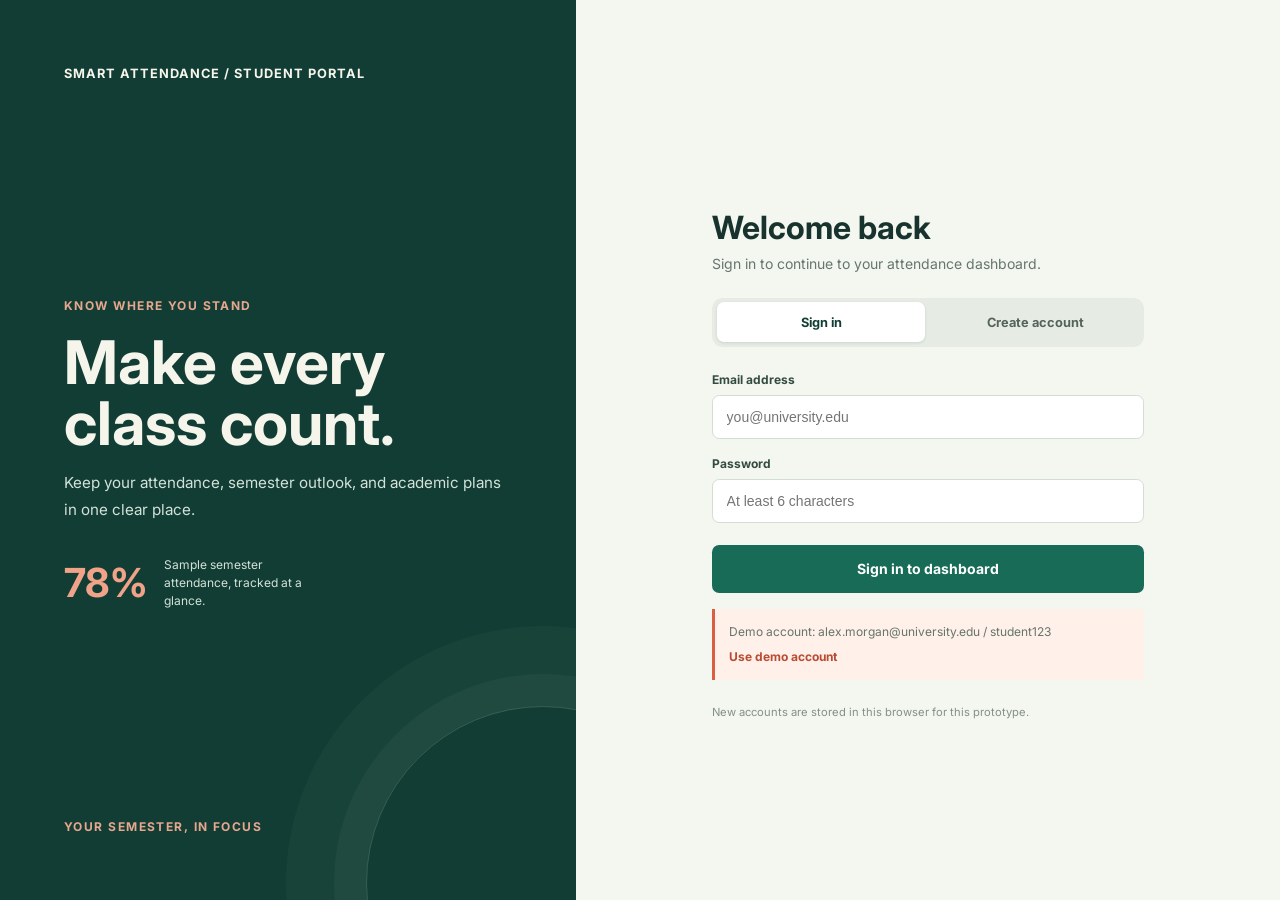
<file: index.html>
<!DOCTYPE html>
<html lang="en">
<head>
  <meta charset="UTF-8">
  <meta name="viewport" content="width=device-width, initial-scale=1.0">
  <title>Smart Attendance Predictor</title>
  <link rel="preconnect" href="https://fonts.googleapis.com">
  <link rel="preconnect" href="https://fonts.gstatic.com" crossorigin>
  <link href="https://fonts.googleapis.com/css2?family=Inter:wght@400;500;600;700;800&display=swap" rel="stylesheet">
  <link rel="stylesheet" href="styles.css">
</head>
<body class="bg-slate-50 text-slate-800 antialiased min-h-screen flex flex-col">

  <!-- TOP BAR: Prototype Fidelity Switcher & Demo Helper -->
  <header class="prototype-nav-bar bg-white border-b border-slate-200 sticky top-0 z-50 shadow-xs">
    <div class="max-w-7xl mx-auto px-4 sm:px-6 lg:px-8">
      <div class="flex items-center justify-between h-14">
        <!-- Logo -->
        <div class="flex items-center gap-3">
          <span class="text-2xl" role="img" aria-label="Graduation Cap">🎓</span>
          <div>
            <span class="text-lg font-bold text-teal-700 tracking-tight flex items-center gap-1.5 cursor-pointer" onclick="navigateTo('dashboard')">
              Smart Attendance Predictor
            </span>
          </div>
        </div>

        <!-- Mobile Page Selector for small screens -->
        <div class="flex md:hidden items-center">
          <select id="mobile-page-select" onchange="navigateTo(this.value)" class="text-xs bg-slate-100 border border-slate-300 rounded-md px-2 py-1 text-slate-700 font-semibold outline-none">
            <option value="login">P1: Login</option>
            <option value="dashboard" selected>P2: Dashboard</option>
            <option value="attendance">P3: Attendance</option>
            <option value="predictor">P4: Predictor</option>
            <option value="subjects">P5: Subjects</option>
            <option value="reports">P6: Reports</option>
            <option value="profile">P7: Profile</option>
            <option value="settings">P8: Settings</option>
            <option value="timetable">📅 Timetable & Planner</option>
            <option value="calendar">🗓️ Academic Calendar</option>
          </select>
        </div>

        <!-- Page Jump Bar matching all prototype pages (Desktop/Tablet) -->
        <nav class="hidden md:flex items-center gap-1 bg-slate-100 p-1 rounded-lg border border-slate-200 text-xs font-medium">
          <button onclick="window.location.href='auth.html'" class="page-tab px-2.5 py-1.5 rounded-md transition text-slate-600 hover:text-teal-700" id="tab-login" title="Open sign in and sign up">Account</button>
          <button onclick="navigateTo('dashboard')" class="page-tab px-2.5 py-1.5 rounded-md transition text-slate-600 hover:text-teal-700" id="tab-dashboard" title="Page 2: Main Dashboard">P2: Dashboard</button>
          <button onclick="navigateTo('attendance')" class="page-tab px-2.5 py-1.5 rounded-md transition text-slate-600 hover:text-teal-700" id="tab-attendance" title="Page 3: My Attendance Logs">P3: Attendance</button>
          <button onclick="navigateTo('predictor')" class="page-tab px-2.5 py-1.5 rounded-md transition text-slate-600 hover:text-teal-700" id="tab-predictor" title="Page 4: What-If Predictor">P4: Predictor</button>
          <button onclick="navigateTo('subjects')" class="page-tab px-2.5 py-1.5 rounded-md transition text-slate-600 hover:text-teal-700" id="tab-subjects" title="Page 5: Enrolled Subjects">P5: Subjects</button>
          <button onclick="navigateTo('reports')" class="page-tab px-2.5 py-1.5 rounded-md transition text-slate-600 hover:text-teal-700" id="tab-reports" title="Page 6: Reports & Clearance">P6: Reports</button>
          <button onclick="navigateTo('profile')" class="page-tab px-2.5 py-1.5 rounded-md transition text-slate-600 hover:text-teal-700" id="tab-profile" title="Page 7: Student Profile">P7: Profile</button>
          <button onclick="navigateTo('settings')" class="page-tab px-2.5 py-1.5 rounded-md transition text-slate-600 hover:text-teal-700" id="tab-settings" title="Page 8: Settings">P8: Settings</button>
          <button onclick="navigateTo('timetable')" class="page-tab px-2.5 py-1.5 rounded-md transition text-slate-600 hover:text-teal-700" id="tab-timetable" title="Timetable & Weekly Planner">📅 Timetable</button>
          <button onclick="navigateTo('calendar')" class="page-tab px-2.5 py-1.5 rounded-md transition text-slate-600 hover:text-teal-700" id="tab-calendar" title="Academic Calendar">🗓️ Calendar</button>
        </nav>

        <!-- User / Session Action -->
        <div class="flex items-center gap-3">
          <div id="user-pill" class="flex items-center gap-2 px-3 py-1 bg-teal-50 border border-teal-200 text-teal-800 rounded-full text-xs font-semibold">
            <span class="w-2 h-2 rounded-full bg-emerald-500 pulse-dot"></span>
            <span id="user-pill-name">Alex Morgan</span>
            <span class="text-teal-400">|</span>
            <span id="user-pill-id">CS-2023-8941</span>
          </div>
          <button id="auth-btn" onclick="toggleAuth()" class="text-xs px-3 py-1.5 bg-slate-100 hover:bg-slate-200 text-slate-700 font-medium rounded-md border border-slate-300 transition">
            Sign Out
          </button>
        </div>
      </div>
    </div>
  </header>

  <!-- SCREEN CONTAINER: Reproduces the PDF Prototype Screen Layout with Exact Header, Divider, Screen Purpose & Content -->
  <main class="flex-1 max-w-5xl w-full mx-auto px-4 sm:px-6 lg:px-8 py-6">
    <div id="prototype-sheet" class="bg-white rounded-2xl shadow-sm border border-slate-200/90 p-6 sm:p-8 relative">

      <!-- PROTOTYPE HEADER ROW -->
      <div class="flex items-center justify-between pb-3">
        <div class="flex items-center gap-2">
          <span class="text-xl">🎓</span>
          <span id="proto-app-title" class="font-bold text-teal-700 text-lg">Smart Attendance</span>
        </div>
        <div>
          <span id="proto-page-badge" class="px-3 py-1 rounded-md bg-teal-50 border border-teal-200/80 text-teal-700 text-xs font-bold uppercase tracking-wider">
            PAGE 2 • MAIN DASHBOARD & OPTIONS HUB
          </span>
        </div>
      </div>

      <!-- BLUE SEPARATOR BAR -->
      <div class="h-0.5 bg-teal-900/90 w-full mb-4"></div>

      <!-- SCREEN PURPOSE CALLOUT -->
      <div id="proto-purpose-box" class="flex items-start bg-slate-50 border-l-4 border-teal-600 rounded-r-lg p-3.5 mb-6 text-xs text-slate-700 leading-relaxed">
        <span class="font-bold text-slate-900 mr-1.5 uppercase tracking-wide">SCREEN PURPOSE:</span>
        <span id="proto-purpose-text">Post-Login Navigation Hub — Gives immediate access to key app functions (Subjects, My Attendance, Predictor, Reports, Profile, Settings) along with top-level stats.</span>
      </div>

      <!-- DYNAMIC PAGE CONTENT CONTAINER -->
      <div id="screen-mount">
        <!-- Rendered dynamically by app.js based on active route -->
      </div>

      <!-- PROTOTYPE FOOTER ROW -->
      <div class="mt-12 pt-4 border-t border-slate-200/80 flex items-center justify-between text-xs text-slate-400">
        <div>Smart Attendance Predictor • Screen Architecture</div>
        <div id="proto-page-number">Page 2 of 8</div>
      </div>

    </div>
  </main>

  <!-- MODALS CONTAINER -->
  <div id="modal-container" class="hidden"></div>

  <!-- TOAST NOTIFICATION CONTAINER -->
  <div id="toast-container" class="fixed bottom-6 right-6 z-50 flex flex-col gap-2 pointer-events-none"></div>

  <!-- APPLICATION CODE -->
  <script src="app.js"></script>
  <script src="auth-bridge.js"></script>
</body>
</html>
</file>
<file: styles.css>
/* Smart Attendance Predictor - Complete Application Design Stylesheet */
@import url('https://fonts.googleapis.com/css2?family=Inter:wght@400;500;600;700;800&family=JetBrains+Mono:wght@400;500;600&display=swap');

:root {
  --primary: #176b57;
  --primary-hover: #105342;
  --primary-light: #e8f3ed;
  --primary-dark: #123d34;
  --text-main: #0f172a;
  --text-muted: #64748b;
  --border-color: #e2e8f0;
  --card-bg: #ffffff;
  --safe-bg: #dcfce7;
  --safe-text: #15803d;
  --safe-bar: #10b981;
  --risk-bg: #fee2e2;
  --risk-text: #b91c1c;
  --risk-bar: #f43f5e;
  --warning-bg: #fef3c7;
  --warning-text: #b45309;
  --warning-bar: #f59e0b;
}

* {
  box-sizing: border-box;
  margin: 0;
  padding: 0;
}

body {
  font-family: 'Inter', -apple-system, BlinkMacSystemFont, "Segoe UI", Roboto, sans-serif;
  background-color: #f4f6f0;
  color: var(--text-main);
  line-height: 1.5;
  -webkit-font-smoothing: antialiased;
}

.antialiased {
  -webkit-font-smoothing: antialiased;
  -moz-osx-font-smoothing: grayscale;
}

/* Display & Layout Utilities */
.block { display: block; }
.inline-block { display: inline-block; }
.flex { display: flex; }
.inline-flex { display: inline-flex; }
.hidden { display: none !important; }
.flex-col { flex-direction: column; }
.flex-row { flex-direction: row; }
.items-center { align-items: center; }
.items-start { align-items: flex-start; }
.items-end { align-items: flex-end; }
.justify-between { justify-content: space-between; }
.justify-center { justify-content: center; }
.justify-end { justify-content: flex-end; }
.flex-1 { flex: 1 1 0%; }
.overflow-hidden { overflow: hidden; }

/* Grids */
.grid { display: grid; }
.grid-cols-1 { grid-template-columns: repeat(1, minmax(0, 1fr)); }
.grid-cols-2 { grid-template-columns: repeat(2, minmax(0, 1fr)); }
.grid-cols-3 { grid-template-columns: repeat(3, minmax(0, 1fr)); }
.grid-cols-4 { grid-template-columns: repeat(4, minmax(0, 1fr)); }
.grid-cols-5 { grid-template-columns: repeat(5, minmax(0, 1fr)); }
.grid-cols-6 { grid-template-columns: repeat(6, minmax(0, 1fr)); }

/* Responsive Grids & Breakpoints */
@media (min-width: 640px) {
  .sm\:grid-cols-2 { grid-template-columns: repeat(2, minmax(0, 1fr)); }
  .sm\:grid-cols-3 { grid-template-columns: repeat(3, minmax(0, 1fr)); }
  .sm\:grid-cols-4 { grid-template-columns: repeat(4, minmax(0, 1fr)); }
  .sm\:flex-row { flex-direction: row; }
  .sm\:items-center { align-items: center; }
  .sm\:justify-between { justify-content: space-between; }
  .sm\:p-5 { padding: 1.25rem; }
  .sm\:p-6 { padding: 1.5rem; }
  .sm\:p-8 { padding: 2rem; }
  .sm\:px-6 { padding-left: 1.5rem; padding-right: 1.5rem; }
  .sm\:text-sm { font-size: 0.875rem; line-height: 1.25rem; }
  .sm\:text-xl { font-size: 1.25rem; line-height: 1.75rem; }
  .sm\:text-2xl { font-size: 1.5rem; line-height: 2rem; }
}

.outline-none { outline: 2px solid transparent; outline-offset: 2px; }

.flex-wrap { flex-wrap: wrap; }
.justify-start { justify-content: flex-start; }
.overflow-x-auto { overflow-x: auto; }
.truncate { overflow: hidden; text-overflow: ellipsis; white-space: nowrap; }
.underline { text-decoration: underline; }
.opacity-80 { opacity: 0.8; }

@media (min-width: 640px) {
  .sm\:p-4 { padding: 1rem; }
  .sm\:pb-0 { padding-bottom: 0; }
}

@media (min-width: 768px) {
  .md\:flex { display: flex !important; }
  .md\:hidden { display: none !important; }
  .md\:flex-row { flex-direction: row; }
  .md\:items-center { align-items: center; }
  .md\:justify-between { justify-content: space-between; }
  .md\:grid-cols-2 { grid-template-columns: repeat(2, minmax(0, 1fr)); }
  .md\:grid-cols-3 { grid-template-columns: repeat(3, minmax(0, 1fr)); }
  .md\:grid-cols-4 { grid-template-columns: repeat(4, minmax(0, 1fr)); }
  .md\:grid-cols-6 { grid-template-columns: repeat(6, minmax(0, 1fr)); }
}

@media (min-width: 1024px) {
  .lg\:px-8 { padding-left: 2rem; padding-right: 2rem; }
}

/* Gaps */
.gap-1 { gap: 0.25rem; }
.gap-1\.5 { gap: 0.375rem; }
.gap-2 { gap: 0.5rem; }
.gap-2\.5 { gap: 0.625rem; }
.gap-3 { gap: 0.75rem; }
.gap-4 { gap: 1rem; }
.gap-5 { gap: 1.25rem; }
.gap-6 { gap: 1.5rem; }
.gap-8 { gap: 2rem; }

/* Dimensions */
.w-full { width: 100%; }
.w-2 { width: 0.5rem; }
.w-24 { width: 6rem; }
.w-32 { width: 8rem; }
.w-44 { width: 11rem; }
.h-0\.5 { height: 0.125rem; }
.h-2 { height: 0.5rem; }
.h-14 { height: 3.5rem; }
.h-full { height: 100%; }
.max-w-xs { max-width: 20rem; }
.max-w-lg { max-width: 32rem; }
.max-w-xl { max-width: 36rem; }
.max-w-2xl { max-width: 42rem; }
.max-w-5xl { max-width: 64rem; }
.max-w-7xl { max-width: 80rem; }
.mx-auto { margin-left: auto; margin-right: auto; }
.min-h-screen { min-height: 100vh; }

/* Padding */
.p-1 { padding: 0.25rem; }
.p-2 { padding: 0.5rem; }
.p-2\.5 { padding: 0.625rem; }
.p-3 { padding: 0.75rem; }
.p-3\.5 { padding: 0.875rem; }
.p-4 { padding: 1rem; }
.p-5 { padding: 1.25rem; }
.p-6 { padding: 1.5rem; }
.p-8 { padding: 2rem; }
.px-1 { padding-left: 0.25rem; padding-right: 0.25rem; }
.px-1\.5 { padding-left: 0.375rem; padding-right: 0.375rem; }
.px-2\.5 { padding-left: 0.625rem; padding-right: 0.625rem; }
.py-0\.5 { padding-top: 0.125rem; padding-bottom: 0.125rem; }
.py-1 { padding-top: 0.25rem; padding-bottom: 0.25rem; }
.py-1\.5 { padding-top: 0.375rem; padding-bottom: 0.375rem; }
.px-3 { padding-left: 0.75rem; padding-right: 0.75rem; }
.px-3\.5 { padding-left: 0.875rem; padding-right: 0.875rem; }
.px-4 { padding-left: 1rem; padding-right: 1rem; }
.py-2 { padding-top: 0.5rem; padding-bottom: 0.5rem; }
.px-5 { padding-left: 1.25rem; padding-right: 1.25rem; }
.py-2\.5 { padding-top: 0.625rem; padding-bottom: 0.625rem; }
.px-6 { padding-left: 1.5rem; padding-right: 1.5rem; }
.py-3 { padding-top: 0.75rem; padding-bottom: 0.75rem; }
.py-4 { padding-top: 1rem; padding-bottom: 1rem; }
.py-6 { padding-top: 1.5rem; padding-bottom: 1.5rem; }
.pt-1\.5 { padding-top: 0.375rem; }
.pt-2 { padding-top: 0.5rem; }
.pt-2\.5 { padding-top: 0.625rem; }
.pt-3 { padding-top: 0.75rem; }
.pt-4 { padding-top: 1rem; }
.pb-1 { padding-bottom: 0.25rem; }
.pb-2 { padding-bottom: 0.5rem; }
.pb-3 { padding-bottom: 0.75rem; }
.pb-4 { padding-bottom: 1rem; }

/* Margins */
.mt-0\.5 { margin-top: 0.125rem; }
.mt-1 { margin-top: 0.25rem; }
.mt-2 { margin-top: 0.5rem; }
.mt-3 { margin-top: 0.75rem; }
.mt-4 { margin-top: 1rem; }
.mt-6 { margin-top: 1.5rem; }
.mt-8 { margin-top: 2rem; }
.mt-12 { margin-top: 3rem; }
.mb-0\.5 { margin-bottom: 0.125rem; }
.mb-1 { margin-bottom: 0.25rem; }
.mb-1\.5 { margin-bottom: 0.375rem; }
.mb-2 { margin-bottom: 0.5rem; }
.mb-2\.5 { margin-bottom: 0.625rem; }
.mb-3 { margin-bottom: 0.75rem; }
.mb-4 { margin-bottom: 1rem; }
.mb-5 { margin-bottom: 1.25rem; }
.mb-6 { margin-bottom: 1.5rem; }
.mb-8 { margin-bottom: 2rem; }
.ml-1\.5 { margin-left: 0.375rem; }
.ml-2 { margin-left: 0.5rem; }
.mr-1\.5 { margin-right: 0.375rem; }
.mr-2 { margin-right: 0.5rem; }

/* Colors */
.bg-white { background-color: #ffffff; }
.bg-slate-50 { background-color: #f8fafc; }
.bg-slate-100 { background-color: #f1f5f9; }
.bg-slate-200 { background-color: #e2e8f0; }
.bg-blue-50 { background-color: #eff6ff; }
.bg-blue-600 { background-color: #2563eb; }
.bg-blue-700 { background-color: #1d4ed8; }
.bg-blue-800 { background-color: #1e40af; }
.bg-indigo-50 { background-color: #eef2ff; }
.bg-indigo-100 { background-color: #e0e7ff; }
.bg-indigo-600 { background-color: #4f46e5; }
.bg-indigo-700 { background-color: #4338ca; }
.bg-indigo-900 { background-color: #1e1b4b; }
.bg-emerald-50 { background-color: #ecfdf5; }
.bg-emerald-100 { background-color: #d1fae5; }
.bg-emerald-500 { background-color: #10b981; }
.bg-amber-50 { background-color: #fffbeb; }
.bg-amber-100 { background-color: #fef3c7; }
.bg-rose-50 { background-color: #fff1f2; }
.bg-rose-100 { background-color: #ffe4e6; }

/* Teal Theme Colors */
.bg-teal-50 { background-color: #f0fdfa; }
.bg-teal-100 { background-color: #ccfbf1; }
.bg-teal-200 { background-color: #99f6e4; }
.bg-teal-600 { background-color: #0d9488; }
.bg-teal-700 { background-color: #0f766e; }
.bg-teal-900 { background-color: #134e4a; }

/* Opacity variations */
.bg-indigo-50\/20, [class*="bg-indigo-50/20"] { background-color: rgba(238, 242, 255, 0.4); }
.bg-indigo-50\/30, [class*="bg-indigo-50/30"] { background-color: rgba(238, 242, 255, 0.6); }
.bg-indigo-50\/40, [class*="bg-indigo-50/40"] { background-color: rgba(238, 242, 255, 0.7); }
.bg-indigo-50\/50, [class*="bg-indigo-50/50"] { background-color: rgba(238, 242, 255, 0.85); }
.bg-indigo-50\/60, [class*="bg-indigo-50/60"] { background-color: rgba(238, 242, 255, 0.92); }
.bg-indigo-50\/70, [class*="bg-indigo-50/70"] { background-color: rgba(238, 242, 255, 0.7); }
.bg-indigo-900\/90, [class*="bg-indigo-900/90"] { background-color: rgba(30, 27, 75, 0.95); }
.bg-teal-50\/20, [class*="bg-teal-50/20"] { background-color: rgba(240, 253, 250, 0.4); }
.bg-teal-50\/30, [class*="bg-teal-50/30"] { background-color: rgba(240, 253, 250, 0.6); }
.bg-teal-50\/40, [class*="bg-teal-50/40"] { background-color: rgba(240, 253, 250, 0.7); }
.bg-teal-50\/50, [class*="bg-teal-50/50"] { background-color: rgba(240, 253, 250, 0.85); }
.bg-teal-50\/60, [class*="bg-teal-50/60"] { background-color: rgba(240, 253, 250, 0.92); }
.bg-teal-50\/70, [class*="bg-teal-50/70"] { background-color: rgba(240, 253, 250, 0.7); }
.bg-teal-900\/90, [class*="bg-teal-900/90"] { background-color: rgba(19, 78, 74, 0.95); }
.bg-amber-50\/30, [class*="bg-amber-50/30"] { background-color: rgba(254, 243, 199, 0.45); }
.bg-rose-50\/40, [class*="bg-rose-50/40"] { background-color: rgba(255, 241, 242, 0.45); }
.bg-rose-50\/50, [class*="bg-rose-50/50"] { background-color: rgba(255, 241, 242, 0.65); }

/* Text colors */
.text-white { color: #ffffff; }
.text-slate-400 { color: #94a3b8; }
.text-slate-500 { color: #64748b; }
.text-slate-600 { color: #475569; }
.text-slate-700 { color: #334155; }
.text-slate-800 { color: #1e293b; }
.text-slate-900 { color: #0f172a; }
.text-blue-400 { color: #60a5fa; }
.text-blue-600 { color: #2563eb; }
.text-blue-700 { color: #1d4ed8; }
.text-blue-800 { color: #1e40af; }
.text-indigo-100 { color: #e0e7ff; }
.text-indigo-600 { color: #4f46e5; }
.text-indigo-700 { color: #4338ca; }
.text-indigo-800 { color: #3730a3; }
.text-indigo-900 { color: #1e1b4b; }
.text-indigo-950 { color: #0f172a; }
.text-purple-700 { color: #7e22ce; }
.text-emerald-600 { color: #059669; }
.text-emerald-700 { color: #047857; }
.text-emerald-800 { color: #065f46; }
.text-emerald-900 { color: #064e3b; }
.text-amber-600 { color: #d97706; }
.text-amber-700 { color: #b45309; }
.text-amber-800 { color: #92400e; }
.text-amber-900 { color: #78350f; }
.text-rose-600 { color: #e11d48; }
.text-rose-700 { color: #be123c; }
.text-rose-800 { color: #9f1239; }
.text-rose-900 { color: #881337; }
.text-rose-950 { color: #4c0519; }
.text-emerald-950 { color: #022c22; }

/* Teal Text Colors */
.text-teal-400 { color: #2dd4bf; }
.text-teal-600 { color: #0d9488; }
.text-teal-700 { color: #0f766e; }
.text-teal-800 { color: #115e59; }
.text-teal-900 { color: #134e4a; }
.text-teal-950 { color: #042f2e; }
.text-teal-100 { color: #ccfbf1; }

/* Typography */
.text-\[9px\], [class*="text-[9px]"] { font-size: 9px; line-height: 12px; }
.text-rose-700 { color: #be123c; }
.text-rose-800 { color: #9f1239; }

/* Typography */
.text-\[10px\], [class*="text-[10px]"] { font-size: 10px; line-height: 14px; }
.text-\[11px\], [class*="text-[11px]"] { font-size: 11px; line-height: 15px; }
.text-xs { font-size: 0.75rem; line-height: 1rem; }
.text-sm { font-size: 0.875rem; line-height: 1.25rem; }
.text-base { font-size: 1rem; line-height: 1.5rem; }
.text-lg { font-size: 1.125rem; line-height: 1.75rem; }
.text-xl { font-size: 1.25rem; line-height: 1.75rem; }
.text-2xl { font-size: 1.5rem; line-height: 2rem; }
.text-3xl { font-size: 1.875rem; line-height: 2.25rem; }
.text-4xl { font-size: 2.25rem; line-height: 2.5rem; }
.text-5xl { font-size: 3rem; line-height: 1; }

.font-normal { font-weight: 400; }
.font-medium { font-weight: 500; }
.font-semibold { font-weight: 600; }
.font-bold { font-weight: 700; }
.font-extrabold { font-weight: 800; }
.font-mono { font-family: 'JetBrains Mono', ui-monospace, SFMono-Regular, Menlo, Monaco, Consolas, monospace; }

.uppercase { text-transform: uppercase; }
.italic { font-style: italic; }
.tracking-wide { letter-spacing: 0.025em; }
.tracking-wider { letter-spacing: 0.05em; }
.tracking-widest { letter-spacing: 0.1em; }
.tracking-tight { letter-spacing: -0.025em; }
.text-center { text-align: center; }
.text-right { text-align: right; }
.text-left { text-align: left; }
.leading-normal { line-height: 1.5; }
.leading-relaxed { line-height: 1.625; }
.whitespace-nowrap { white-space: nowrap; }

/* Borders */
.border { border-width: 1px; border-style: solid; }
.border-t { border-top-width: 1px; border-top-style: solid; }
.border-b { border-bottom-width: 1px; border-bottom-style: solid; }
.border-r { border-right-width: 1px; border-right-style: solid; }
.border-l-4 { border-left-width: 4px; border-left-style: solid; }
.border-t-2 { border-top-width: 2px; border-top-style: solid; }
.border-b-2 { border-bottom-width: 2px; border-bottom-style: solid; }

.border-slate-100 { border-color: #f1f5f9; }
.border-slate-200 { border-color: #e2e8f0; }
.border-slate-300 { border-color: #cbd5e1; }
.border-blue-200 { border-color: #bfdbfe; }
.border-indigo-100 { border-color: #e0e7ff; }
.border-indigo-200 { border-color: #c7d2fe; }
.border-indigo-300 { border-color: #a5b4fc; }
.border-indigo-400 { border-color: #818cf8; }
.border-indigo-600 { border-color: #4f46e5; }
.border-indigo-900 { border-color: #1e1b4b; }
.border-emerald-200 { border-color: #a7f3d0; }
.border-emerald-300 { border-color: #6ee7b7; }
.border-emerald-500 { border-color: #10b981; }
.border-amber-200 { border-color: #fde68a; }
.border-amber-300 { border-color: #fcd34d; }
.border-rose-200 { border-color: #fecdd3; }
.border-rose-300 { border-color: #fca5a5; }

.border-slate-200\/80, [class*="border-slate-200/80"] { border-color: rgba(226, 232, 240, 0.8); }
.border-slate-200\/90, [class*="border-slate-200/90"] { border-color: rgba(226, 232, 240, 0.9); }
.border-indigo-200\/60, [class*="border-indigo-200/60"] { border-color: rgba(199, 210, 254, 0.6); }
.border-indigo-200\/80, [class*="border-indigo-200/80"] { border-color: rgba(199, 210, 254, 0.8); }

/* Teal Border Colors */
.border-teal-100 { border-color: #ccfbf1; }
.border-teal-200 { border-color: #99f6e4; }
.border-teal-300 { border-color: #5eead4; }
.border-teal-600 { border-color: #0d9488; }
.border-teal-200\/60, [class*="border-teal-200/60"] { border-color: rgba(153, 246, 228, 0.6); }
.border-teal-200\/80, [class*="border-teal-200/80"] { border-color: rgba(153, 246, 228, 0.8); }

/* Dividers */
.divide-y > * + * {
  border-top-width: 1px;
  border-top-style: solid;
}
.divide-slate-100 > * + * {
  border-top-color: #f1f5f9;
}

/* Border Radius */
.rounded-sm { border-radius: 0.125rem; }
.rounded-md { border-radius: 0.375rem; }
.rounded-lg { border-radius: 0.5rem; }
.rounded-xl { border-radius: 0.75rem; }
.rounded-2xl { border-radius: 1rem; }
.rounded-full { border-radius: 9999px; }
.rounded-r-lg { border-top-right-radius: 0.5rem; border-bottom-right-radius: 0.5rem; }
.rounded-r-xl { border-top-right-radius: 0.75rem; border-bottom-right-radius: 0.75rem; }
.rounded-t-sm { border-top-left-radius: 0.125rem; border-top-right-radius: 0.125rem; }
.rounded-b-xl { border-bottom-left-radius: 0.75rem; border-bottom-right-radius: 0.75rem; }

/* Shadows */
.shadow-xs { box-shadow: 0 1px 2px 0 rgba(0, 0, 0, 0.05); }
.shadow-sm { box-shadow: 0 1px 3px 0 rgba(0, 0, 0, 0.1), 0 1px 2px -1px rgba(0, 0, 0, 0.06); }
.shadow-md { box-shadow: 0 4px 6px -1px rgba(0, 0, 0, 0.1), 0 2px 4px -2px rgba(0, 0, 0, 0.06); }
.shadow-lg { box-shadow: 0 10px 15px -3px rgba(0, 0, 0, 0.1), 0 4px 6px -4px rgba(0, 0, 0, 0.06); }

/* Positioning & Interaction */
.cursor-pointer { cursor: pointer; }
.pointer-events-none { pointer-events: none; }
.pointer-events-auto { pointer-events: auto; }
.transition { transition: all 150ms cubic-bezier(0.4, 0, 0.2, 1); }
.relative { position: relative; }
.sticky { position: sticky; }
.fixed { position: fixed; }
.top-0 { top: 0; }
.bottom-6 { bottom: 1.5rem; }
.right-6 { right: 1.5rem; }
.z-50 { z-index: 50; }
.opacity-75 { opacity: 0.75; }

/* Hover States */
.hover\:underline:hover { text-decoration: underline; }
.hover\:bg-slate-100:hover { background-color: #f1f5f9; }
.hover\:bg-slate-200:hover { background-color: #e2e8f0; }
.hover\:bg-rose-50:hover { background-color: #fff1f2; }
.hover\:bg-rose-100:hover { background-color: #ffe4e6; }
.hover\:bg-indigo-100:hover { background-color: #e0e7ff; }
.hover\:bg-indigo-500:hover { background-color: #6366f1; }
.hover\:bg-indigo-700:hover { background-color: #4338ca; }
.hover\:bg-teal-100:hover { background-color: #ccfbf1; }
.hover\:bg-teal-500:hover { background-color: #14b8a6; }
.hover\:bg-teal-700:hover { background-color: #0f766e; }
.hover\:text-blue-700:hover { color: #1d4ed8; }
.hover\:text-blue-800:hover { color: #1e40af; }
.hover\:text-indigo-600:hover { color: #4f46e5; }
.hover\:text-indigo-800:hover { color: #3730a3; }
.hover\:text-teal-600:hover { color: #0d9488; }
.hover\:text-teal-700:hover { color: #0f766e; }
.hover\:text-teal-800:hover { color: #115e59; }
.hover\:text-rose-800:hover { color: #9f1239; }
.hover\:text-slate-600:hover { color: #475569; }

.btn-report-disc {
  cursor: pointer;
  border: 1px solid #fecdd3;
  transition: all 0.15s ease;
}

/* Status Badges */
.badge-safe, .status-safe {
  background-color: #dcfce7;
  color: #15803d;
  border: 1px solid rgba(21, 128, 61, 0.25);
  padding: 0.2rem 0.65rem;
  border-radius: 9999px;
  font-size: 0.75rem;
  font-weight: 700;
  display: inline-flex;
  align-items: center;
  gap: 0.25rem;
}

.badge-at-risk, .status-at-risk, .badge-absent {
  background-color: #fee2e2;
  color: #b91c1c;
  border: 1px solid rgba(185, 28, 28, 0.25);
  padding: 0.2rem 0.65rem;
  border-radius: 9999px;
  font-size: 0.75rem;
  font-weight: 700;
  display: inline-flex;
  align-items: center;
  gap: 0.25rem;
}

.badge-warning, .status-warning {
  background-color: #fef3c7;
  color: #b45309;
  border: 1px solid rgba(180, 83, 9, 0.25);
  padding: 0.2rem 0.65rem;
  border-radius: 9999px;
  font-size: 0.75rem;
  font-weight: 700;
  display: inline-flex;
  align-items: center;
  gap: 0.25rem;
}

.badge-present, .badge-eligible, .badge-verified {
  background-color: #dcfce7;
  color: #15803d;
  border: 1px solid rgba(21, 128, 61, 0.25);
  padding: 0.2rem 0.65rem;
  border-radius: 9999px;
  font-size: 0.75rem;
  font-weight: 700;
  display: inline-flex;
  align-items: center;
}

.badge-archived {
  background-color: #f1f5f9;
  color: #475569;
  border: 1px solid #cbd5e1;
  padding: 0.2rem 0.65rem;
  border-radius: 9999px;
  font-size: 0.75rem;
  font-weight: 700;
  display: inline-flex;
  align-items: center;
}

/* Timetable Badges */
.badge-lecture {
  background-color: #e0e7ff;
  color: #3730a3;
  border: 1px solid rgba(79, 70, 229, 0.25);
  padding: 0.15rem 0.5rem;
  border-radius: 9999px;
  font-size: 0.6875rem;
  font-weight: 700;
  display: inline-flex;
  align-items: center;
}

.badge-lab {
  background-color: #f3e8ff;
  color: #7e22ce;
  border: 1px solid rgba(147, 51, 234, 0.25);
  padding: 0.15rem 0.5rem;
  border-radius: 9999px;
  font-size: 0.6875rem;
  font-weight: 700;
  display: inline-flex;
  align-items: center;
}

.badge-tutorial {
  background-color: #ccfbf1;
  color: #0f766e;
  border: 1px solid rgba(20, 184, 166, 0.25);
  padding: 0.15rem 0.5rem;
  border-radius: 9999px;
  font-size: 0.6875rem;
  font-weight: 700;
  display: inline-flex;
  align-items: center;
}

.badge-ongoing {
  background-color: #dbeafe;
  color: #1d4ed8;
  border: 1px solid #93c5fd;
  padding: 0.15rem 0.5rem;
  border-radius: 9999px;
  font-size: 0.6875rem;
  font-weight: 700;
  display: inline-flex;
  align-items: center;
  gap: 0.25rem;
  animation: pulse-ring 2s infinite;
}

.badge-next {
  background-color: #fef3c7;
  color: #b45309;
  border: 1px solid #fcd34d;
  padding: 0.15rem 0.5rem;
  border-radius: 9999px;
  font-size: 0.6875rem;
  font-weight: 700;
  display: inline-flex;
  align-items: center;
  gap: 0.25rem;
}

/* Day tab buttons */
.day-tab {
  padding: 0.4rem 0.85rem;
  border-radius: 0.5rem;
  font-size: 0.75rem;
  font-weight: 600;
  color: #475569;
  background-color: #f1f5f9;
  border: 1px solid #e2e8f0;
  cursor: pointer;
  transition: all 0.15s ease;
  white-space: nowrap;
}
.day-tab:hover {
  background-color: #e2e8f0;
  color: #0f172a;
}
.day-tab.active-day {
  background-color: #0d9488;
  color: #ffffff;
  border-color: #0d9488;
}

/* Timetable class slot card */
.class-slot-card {
  background-color: #ffffff;
  border: 1px solid #e2e8f0;
  border-radius: 0.75rem;
  padding: 1rem;
  transition: all 0.2s cubic-bezier(0.16, 1, 0.3, 1);
  display: flex;
  flex-direction: column;
  justify-content: space-between;
  position: relative;
}
.class-slot-card:hover {
  border-color: #5eead4;
  box-shadow: 0 4px 14px -2px rgba(13, 148, 136, 0.1);
  transform: translateY(-1px);
}
.class-slot-card.ongoing-card {
  border-left: 4px solid #2563eb;
  background-color: #f8faff;
}
.class-slot-card.next-card {
  border-left: 4px solid #f59e0b;
  background-color: #fffdfa;
}

/* Prototype Navigation Tab Active State */
.page-tab {
  background: transparent;
  border: none;
  cursor: pointer;
}
.page-tab.active {
  background-color: #0d9488;
  color: #ffffff !important;
  font-weight: 600;
}

/* Dashboard 6 Navigation Cards */
.dash-card {
  background: #ffffff;
  border: 1px solid #e2e8f0;
  border-radius: 0.75rem;
  padding: 1.25rem;
  cursor: pointer;
  transition: all 0.2s cubic-bezier(0.16, 1, 0.3, 1);
  display: flex;
  flex-direction: column;
  justify-content: space-between;
}
.dash-card:hover {
  transform: translateY(-2px);
  border-color: #5eead4;
  box-shadow: 0 6px 16px -2px rgba(13, 148, 136, 0.12);
}

/* Tables */
.proto-table {
  width: 100%;
  border-collapse: collapse;
  text-align: left;
}
.proto-table th {
  padding: 0.875rem 1rem;
  font-size: 0.8125rem;
  font-weight: 600;
  color: #64748b;
  border-bottom: 1px solid #e2e8f0;
  background-color: #f8fafc;
}
.proto-table td {
  padding: 0.875rem 1rem;
  font-size: 0.875rem;
  color: #1e293b;
  border-bottom: 1px solid #f1f5f9;
  vertical-align: middle;
}
.proto-table tr:hover td {
  background-color: #f8fafc;
}

/* Calendar Styles */
.calendar-grid {
  display: grid;
  grid-template-columns: repeat(7, minmax(0, 1fr));
  gap: 1px;
  background-color: #e2e8f0;
  border: 1px solid #e2e8f0;
  border-radius: 0.75rem;
  overflow: hidden;
}

.calendar-header-cell {
  background-color: #f8fafc;
  padding: 0.625rem 0.25rem;
  text-align: center;
  font-size: 0.6875rem;
  font-weight: 700;
  color: #64748b;
  text-transform: uppercase;
  letter-spacing: 0.05em;
}

.calendar-date-cell {
  background-color: #ffffff;
  min-height: 5.75rem;
  padding: 0.375rem;
  display: flex;
  flex-direction: column;
  transition: background-color 0.15s ease;
  position: relative;
  cursor: pointer;
}
.calendar-date-cell:hover {
  background-color: #f8faff;
}
.calendar-date-cell.other-month {
  background-color: #fafbfc;
  opacity: 0.55;
}
.calendar-date-cell.is-today {
  background-color: #f5f7ff;
}
.calendar-date-cell.selected-date {
  box-shadow: inset 0 0 0 2px #4f46e5;
}

.date-number {
  font-size: 0.75rem;
  font-weight: 600;
  color: #334155;
  width: 1.5rem;
  height: 1.5rem;
  display: flex;
  align-items: center;
  justify-content: center;
  border-radius: 9999px;
  margin-bottom: 0.25rem;
}
.date-number.today-badge {
  background-color: #0d9488;
  color: #ffffff;
  font-weight: 700;
}

.calendar-event-pill {
  font-size: 0.65rem;
  font-weight: 600;
  padding: 0.1rem 0.35rem;
  border-radius: 0.25rem;
  margin-bottom: 0.2rem;
  white-space: nowrap;
  overflow: hidden;
  text-overflow: ellipsis;
  cursor: pointer;
  transition: transform 0.1s ease, filter 0.1s ease;
  display: flex;
  align-items: center;
  gap: 0.2rem;
  border-left: 2.5px solid transparent;
}
.calendar-event-pill:hover {
  transform: translateY(-1px);
  filter: brightness(0.95);
}

/* Event Type Pill Colors */
.event-pill-class {
  background-color: #e0e7ff;
  color: #3730a3;
  border-left-color: #4f46e5;
}
.event-pill-exam {
  background-color: #ffe4e6;
  color: #9f1239;
  border-left-color: #e11d48;
}
.event-pill-assignment {
  background-color: #fef3c7;
  color: #92400e;
  border-left-color: #f59e0b;
}
.event-pill-project {
  background-color: #f3e8ff;
  color: #6b21a8;
  border-left-color: #9333ea;
}
.event-pill-holiday {
  background-color: #d1fae5;
  color: #065f46;
  border-left-color: #10b981;
}
.event-pill-reminder {
  background-color: #e0f2fe;
  color: #0369a1;
  border-left-color: #0284c7;
}
.event-pill-college {
  background-color: #fce7f3;
  color: #9d174d;
  border-left-color: #db2777;
}
.event-pill-other {
  background-color: #f1f5f9;
  color: #334155;
  border-left-color: #64748b;
}

/* Event Filter Pill Button */
.cal-filter-btn {
  padding: 0.35rem 0.75rem;
  border-radius: 9999px;
  font-size: 0.75rem;
  font-weight: 600;
  color: #475569;
  background-color: #f1f5f9;
  border: 1px solid #e2e8f0;
  cursor: pointer;
  transition: all 0.15s ease;
  white-space: nowrap;
}
.cal-filter-btn:hover {
  background-color: #e2e8f0;
  color: #0f172a;
}
.cal-filter-btn.active-filter {
  background-color: #4338ca;
  color: #ffffff;
  border-color: #4338ca;
}

/* Deadline card styling */
.deadline-card {
  background-color: #ffffff;
  border: 1px solid #e2e8f0;
  border-radius: 0.75rem;
  padding: 0.875rem 1rem;
  display: flex;
  align-items: center;
  justify-content: space-between;
  transition: all 0.15s ease;
}
.deadline-card:hover {
  border-color: #cbd5e1;
  box-shadow: 0 2px 8px -2px rgba(0, 0, 0, 0.05);
}

/* Mobile Calendar adjustments */
@media (max-width: 640px) {
  .calendar-date-cell {
    min-height: 4.25rem;
    padding: 0.2rem;
  }
  .calendar-event-pill {
    font-size: 0.55rem;
    padding: 0.05rem 0.2rem;
  }
}

/* Progress Bars */
.progress-track {
  width: 100%;
  height: 0.5rem;
  background-color: #e2e8f0;
  border-radius: 9999px;
  overflow: hidden;
}
.progress-fill-safe {
  height: 100%;
  background-color: #10b981;
  border-radius: 9999px;
}
.progress-fill-risk {
  height: 100%;
  background-color: #f43f5e;
  border-radius: 9999px;
}
.progress-fill-warning {
  height: 100%;
  background-color: #f59e0b;
  border-radius: 9999px;
}
.progress-fill-indigo {
  height: 100%;
  background-color: #4f46e5;
  border-radius: 9999px;
}

/* Inputs and Forms */
.proto-input {
  width: 100%;
  padding: 0.625rem 0.875rem;
  border: 1px solid #cbd5e1;
  border-radius: 0.5rem;
  font-size: 0.875rem;
  color: #0f172a;
  outline: none;
  background-color: #ffffff;
  transition: border-color 0.15s ease, box-shadow 0.15s ease;
}
.proto-input:focus {
  border-color: #0d9488;
  box-shadow: 0 0 0 3px rgba(13, 148, 136, 0.15);
}

.proto-btn-primary {
  display: inline-flex;
  align-items: center;
  justify-content: center;
  padding: 0.625rem 1.25rem;
  background-color: #0d9488;
  color: #ffffff;
  border-radius: 0.5rem;
  font-size: 0.875rem;
  font-weight: 600;
  border: none;
  cursor: pointer;
  transition: background-color 0.15s ease, transform 0.1s ease;
}
.proto-btn-primary:hover {
  background-color: #0f766e;
}
.proto-btn-primary:active {
  transform: scale(0.98);
}

/* Modals */
.modal-overlay {
  position: fixed;
  inset: 0;
  background-color: rgba(15, 23, 42, 0.6);
  backdrop-filter: blur(4px);
  display: flex;
  align-items: center;
  justify-content: center;
  z-index: 100;
  padding: 1rem;
}
.modal-content {
  background: white;
  border-radius: 1rem;
  max-width: 32rem;
  width: 100%;
  box-shadow: 0 20px 25px -5px rgba(0, 0, 0, 0.12), 0 10px 10px -5px rgba(0, 0, 0, 0.04);
  border: 1px solid #e2e8f0;
  overflow: hidden;
  animation: modal-enter 0.2s cubic-bezier(0.16, 1, 0.3, 1);
  max-height: 90vh;
  overflow-y: auto;
}
@keyframes modal-enter {
  from { opacity: 0; transform: scale(0.95); }
  to { opacity: 1; transform: scale(1); }
}

/* Animations */
.pulse-dot {
  animation: pulse-ring 2s cubic-bezier(0.4, 0, 0.6, 1) infinite;
}
@keyframes pulse-ring {
  0%, 100% { opacity: 1; }
  50% { opacity: 0.35; }
}

.animate-spin {
  animation: spin 1s linear infinite;
  display: inline-block;
}
@keyframes spin {
  from { transform: rotate(0deg); }
  to { transform: rotate(360deg); }
}

/* Forest green and coral application palette */
body { background-color: #f4f6f0; }
.prototype-nav-bar { border-color: #dce5dc; }
#prototype-sheet { border-color: #dce5dc; }
.page-tab.active { background-color: #176b57; }
.bg-teal-50 { background-color: #e8f3ed; }
.bg-teal-100 { background-color: #d4e9dc; }
.bg-teal-200 { background-color: #b5d7c3; }
.bg-teal-600, .bg-teal-700 { background-color: #176b57; }
.bg-teal-900 { background-color: #123d34; }
.text-teal-400 { color: #6f9d84; }
.text-teal-600, .text-teal-700, .text-teal-800 { color: #176b57; }
.text-teal-900, .text-teal-950 { color: #123d34; }
.border-teal-100, .border-teal-200, .border-teal-300 { border-color: #b5d7c3; }
.border-teal-600 { border-color: #176b57; }
.hover\:bg-teal-100:hover { background-color: #d4e9dc; }
.hover\:bg-teal-500:hover, .hover\:bg-teal-700:hover { background-color: #105342; }
.hover\:text-teal-600:hover, .hover\:text-teal-700:hover, .hover\:text-teal-800:hover { color: #105342; }
.bg-indigo-50, .bg-indigo-100 { background-color: #fff0e9; }
.bg-indigo-600 { background-color: #d85f40; }
.bg-indigo-700 { background-color: #b94b31; }
.bg-indigo-900 { background-color: #562d25; }
.text-indigo-600, .text-indigo-700 { color: #c65337; }
.text-indigo-800 { color: #a44430; }
.text-indigo-900, .text-indigo-950 { color: #562d25; }
.border-indigo-100, .border-indigo-200 { border-color: #f0c8b8; }
.hover\:bg-indigo-100:hover { background-color: #f8dfd4; }
.hover\:bg-indigo-700:hover { background-color: #b94b31; }
.hover\:text-indigo-600:hover, .hover\:text-indigo-800:hover { color: #a44430; }
.proto-input:focus { border-color: #176b57; box-shadow: 0 0 0 3px rgba(23, 107, 87, 0.16); }
.proto-btn-primary { background-color: #176b57; }
.proto-btn-primary:hover { background-color: #105342; }

/* Dedicated authentication page */
.auth-page {
  min-height: 100vh;
  display: grid;
  grid-template-columns: minmax(280px, 0.9fr) minmax(400px, 1.1fr);
  background: #f4f6f0;
  color: #18332d;
  font-family: 'Inter', sans-serif;
}
.auth-aside {
  display: flex;
  flex-direction: column;
  justify-content: space-between;
  padding: clamp(2rem, 5vw, 5rem);
  color: #f6f5eb;
  background: #123d34;
  overflow: hidden;
  position: relative;
}
.auth-aside::after {
  content: '';
  position: absolute;
  width: 22rem;
  height: 22rem;
  border: 1px solid rgba(226, 240, 224, 0.18);
  border-radius: 50%;
  right: -9rem;
  bottom: -10rem;
  box-shadow: 0 0 0 2rem rgba(226, 240, 224, 0.04), 0 0 0 5rem rgba(226, 240, 224, 0.03);
  pointer-events: none;
}
.auth-brand { font-size: 0.8rem; font-weight: 700; letter-spacing: 0.08em; text-transform: uppercase; }
.auth-kicker { color: #e7a78f; font-size: 0.75rem; font-weight: 700; letter-spacing: 0.12em; text-transform: uppercase; }
.auth-aside h1 { max-width: 10ch; margin: 1rem 0; font-size: clamp(2.4rem, 4.7vw, 4.5rem); line-height: 1.02; }
.auth-aside p { max-width: 28rem; color: #d3e2d8; font-size: 0.95rem; line-height: 1.75; }
.auth-stat { display: flex; align-items: center; gap: 1rem; margin-top: 2rem; }
.auth-stat strong { color: #f0a388; font-size: 2.5rem; line-height: 1; }
.auth-stat span { max-width: 10rem; color: #d3e2d8; font-size: 0.75rem; }
.auth-main { display: grid; place-items: center; padding: 2.5rem 1.5rem; }
.auth-panel { width: min(100%, 27rem); }
.auth-back { color: #176b57; font-size: 0.8rem; font-weight: 700; text-decoration: none; }
.auth-panel h2 { margin: 2rem 0 0.35rem; color: #18332d; font-size: 2rem; line-height: 1.15; }
.auth-subtitle { margin-bottom: 1.5rem; color: #65766e; font-size: 0.875rem; }
.auth-switch { display: grid; grid-template-columns: 1fr 1fr; gap: 0.35rem; padding: 0.3rem; margin-bottom: 1.5rem; background: #e6ebe4; border-radius: 0.65rem; }
.auth-switch button { border: 0; border-radius: 0.45rem; padding: 0.65rem; color: #53645b; background: transparent; font: inherit; font-size: 0.8rem; font-weight: 700; cursor: pointer; }
.auth-switch button[aria-selected="true"] { color: #123d34; background: #fff; box-shadow: 0 1px 3px rgba(18, 61, 52, 0.12); }
.auth-form { display: grid; gap: 1rem; }
.auth-form label { display: grid; gap: 0.4rem; color: #344b42; font-size: 0.75rem; font-weight: 700; }
.auth-page [hidden] { display: none !important; }
.auth-form .proto-input { border-color: #d4ddd4; padding: 0.8rem 0.85rem; border-radius: 0.45rem; }
.auth-form .proto-input:focus { border-color: #176b57; box-shadow: 0 0 0 3px rgba(23, 107, 87, 0.16); }
.auth-submit { width: 100%; margin-top: 0.35rem; padding: 0.85rem 1rem; border: 0; border-radius: 0.45rem; color: #fff; background: #176b57; font: inherit; font-size: 0.875rem; font-weight: 700; cursor: pointer; transition: background 0.15s ease, transform 0.15s ease; }
.auth-submit:hover { background: #105342; }
.auth-submit:active { transform: translateY(1px); }
.auth-error { padding: 0.75rem; border: 1px solid #f0b7a5; border-radius: 0.45rem; color: #963e29; background: #fff0e9; font-size: 0.78rem; }
.auth-demo { margin-top: 1rem; padding: 0.85rem; border-left: 3px solid #d85f40; color: #66756c; background: #fff0e9; font-size: 0.75rem; line-height: 1.6; }
.auth-demo button { display: block; margin-top: 0.35rem; padding: 0; border: 0; color: #b94b31; background: none; font: inherit; font-weight: 700; cursor: pointer; }
.auth-legal { margin-top: 1.5rem; color: #849188; font-size: 0.7rem; line-height: 1.6; }
@media (max-width: 760px) {
  .auth-page { grid-template-columns: 1fr; }
  .auth-aside { min-height: 15rem; padding: 1.5rem; }
  .auth-aside h1 { max-width: 14ch; font-size: 2.35rem; }
  .auth-aside p { max-width: 36rem; }
  .auth-stat { display: none; }
  .auth-main { padding: 2rem 1.25rem 3rem; }
  .auth-panel h2 { margin-top: 1.5rem; }
}

/* Print Styles for Official Statements & Hall Tickets */
@media print {
  body {
    background-color: #ffffff !important;
    color: #000000 !important;
  }
  .prototype-nav-bar,
  #proto-purpose-box,
  #proto-page-badge,
  .page-tab,
  #user-pill,
  #auth-btn,
  button,
  .no-print {
    display: none !important;
  }
  main {
    padding: 0 !important;
    max-width: 100% !important;
  }
  #prototype-sheet {
    border: none !important;
    box-shadow: none !important;
    padding: 0 !important;
  }
  .modal-overlay {
    position: static !important;
    background: transparent !important;
    backdrop-filter: none !important;
    padding: 0 !important;
  }
  .modal-content {
    box-shadow: none !important;
    border: none !important;
    max-width: 100% !important;
    width: 100% !important;
  }
}
</file>
